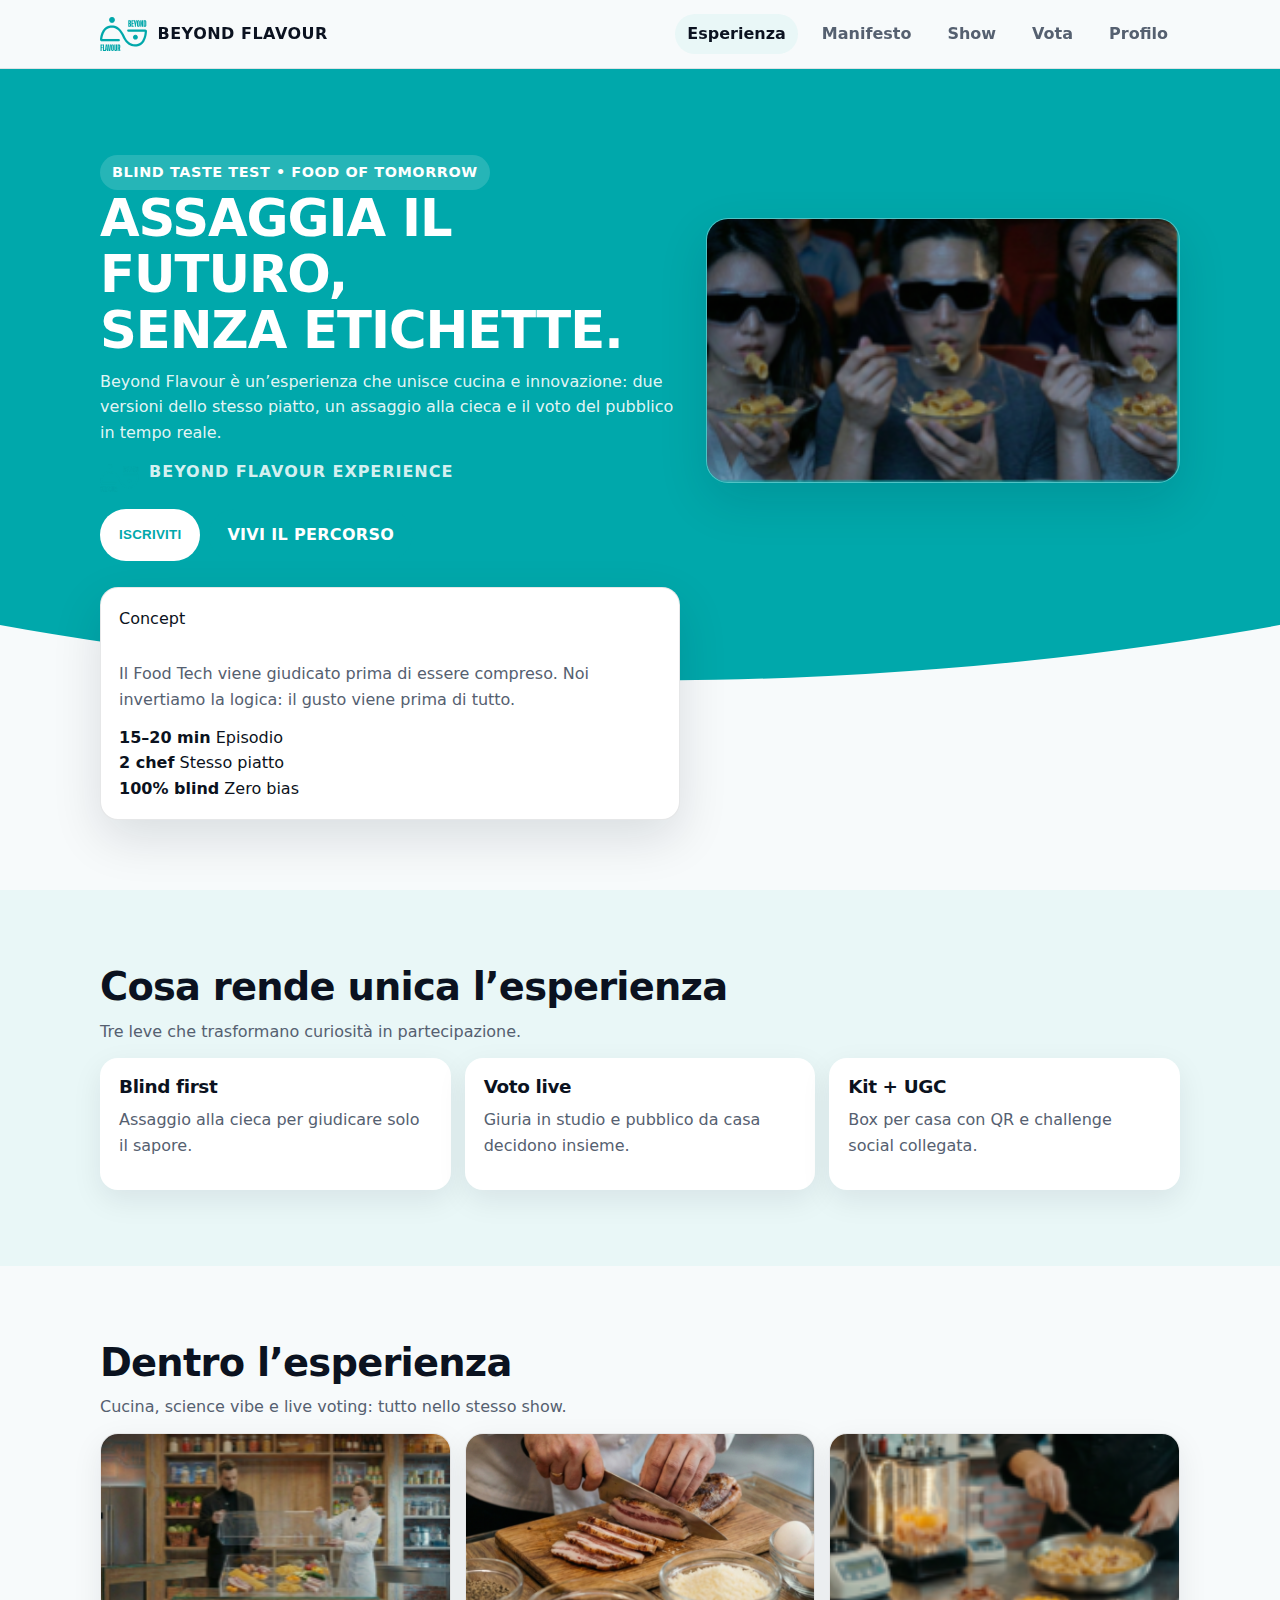
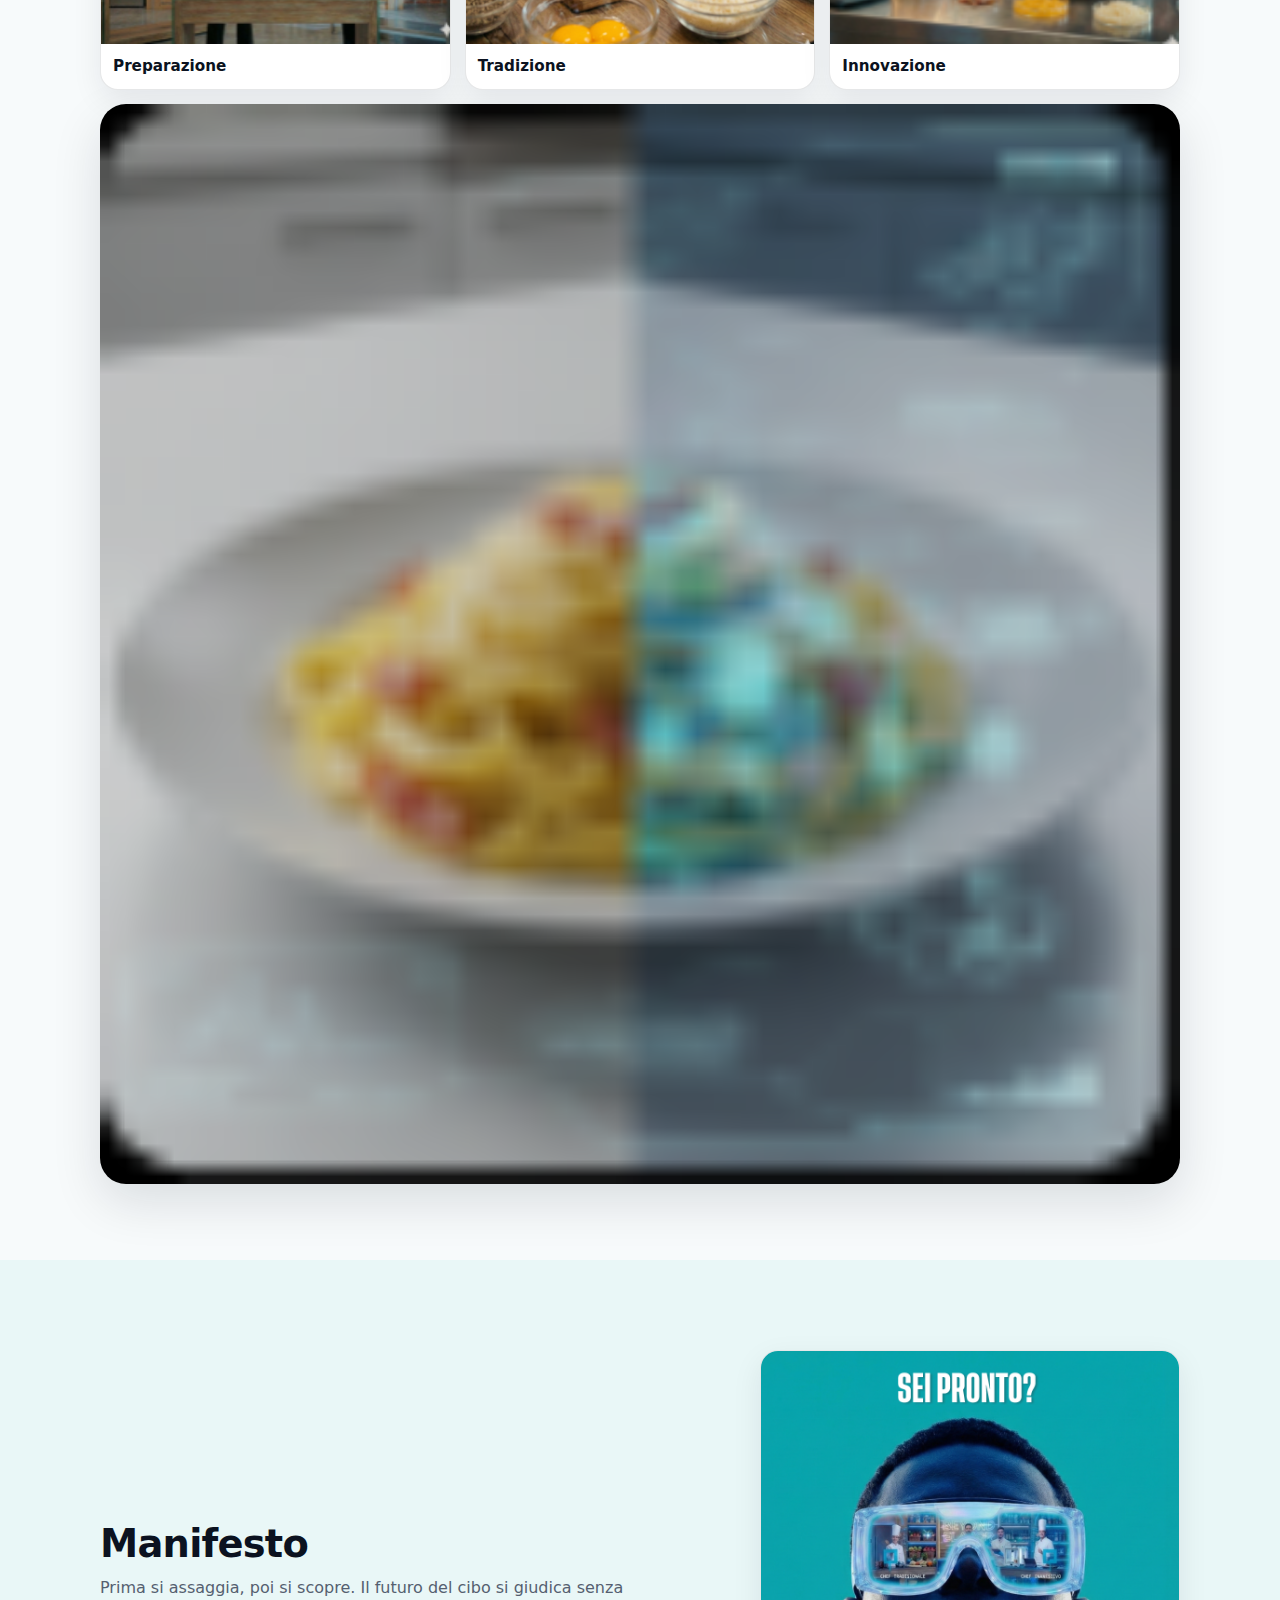
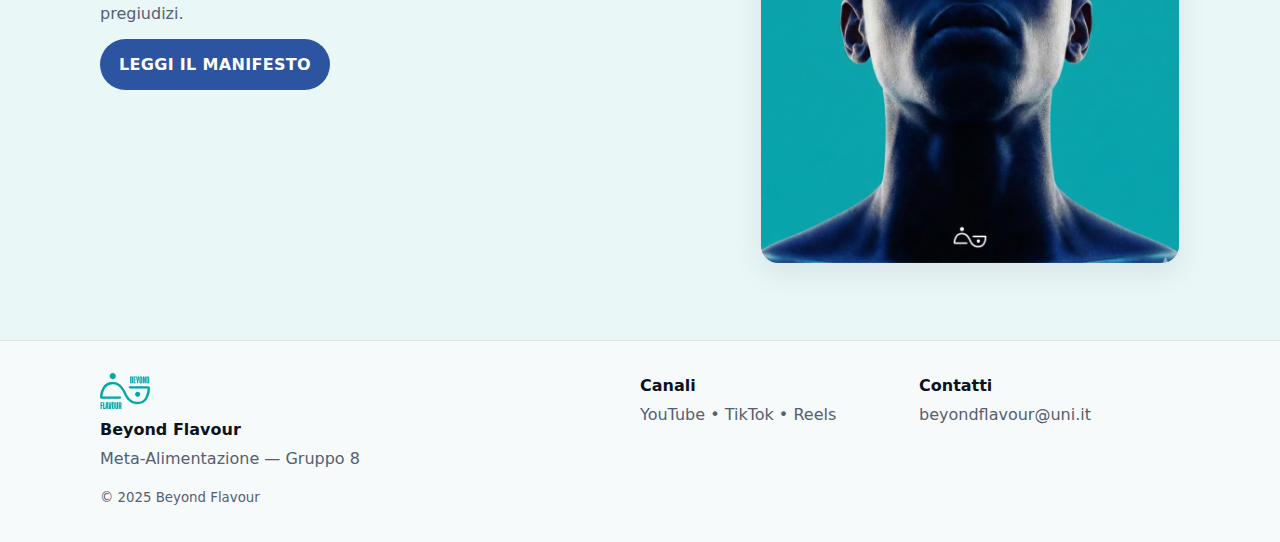
<file: index.html>
<!DOCTYPE html>
<html lang="it">
<head>
  <meta charset="UTF-8"/>
  <meta name="viewport" content="width=device-width, initial-scale=1.0"/>
  <title>Beyond Flavour | Esperienza</title>
  <link rel="stylesheet" href="css/style.css"/>
</head>
<body>

<!-- NAV -->
<header class="nav">
  <div class="container nav__inner">
    <a class="logo" href="index.html">
      <img src="assets/logo-beyondflavour.svg" alt="Beyond Flavour logo" />
      <span>Beyond Flavour</span>
    </a>    

    <nav class="menu" id="menu">
      <a href="index.html">Esperienza</a>
      <a href="valori.html">Manifesto</a>
      <a href="format.html">Show</a>
      <a href="vote.html">Vota</a>
      <a href="profile.html">Profilo</a>
    </nav>

    <button class="nav__toggle" aria-label="Apri menu" id="toggle" type="button">☰</button>
  </div>
</header>

<!-- HERO -->
<section class="hero">
  <div class="container hero__grid">
    <div class="hero__copy">
      <span class="kicker">Blind Taste Test • Food of Tomorrow</span>
      <h1>Assaggia il futuro,<br/>senza etichette.</h1>
      <p class="lead">
        Beyond Flavour è un’esperienza che unisce cucina e innovazione:
        due versioni dello stesso piatto, un assaggio alla cieca e
        il voto del pubblico in tempo reale.
      </p>

      <div class="brand-sign">
        <img src="assets/logo-beyondflavour.svg" alt="">
        <p>Beyond Flavour Experience</p>
      </div>
      
      <div class="cta">
        <button class="btn btn--light" id="openSignup">Iscriviti</button>
        <a class="btn btn--secondary" href="format.html#journey">Vivi il percorso</a>
      </div>
    </div>
    
    <div class="hero__media">
      <img src="assets/img/tastetest.png" alt="Beyond Flavour – Taste Test">
    </div>
    

    <aside class="card card--float hero__card">
      <span class="tag">Concept</span>
      <h3>Prima si prova, poi si scopre.</h3>
      <p>
        Il Food Tech viene giudicato prima di essere compreso.
        Noi invertiamo la logica: il gusto viene prima di tutto.
      </p>

      <div class="mini-grid">
        <div class="mini">
          <strong>15–20 min</strong>
          <span>Episodio</span>
        </div>
        
        <div class="mini">
          <strong>2 chef</strong>
          <span>Stesso piatto</span>
        </div>
        <div class="mini">
          <strong>100% blind</strong>
          <span>Zero bias</span>
        </div>
      </div>
    </aside>
  </div>
</section>

<!-- HIGHLIGHTS -->
<section class="section section--soft">
  <div class="container">
    <h2>Cosa rende unica l’esperienza</h2>
    <p class="lead">Tre leve che trasformano curiosità in partecipazione.</p>

    <div class="grid-3">
      <article class="card">
        <h3>Blind first</h3>
        <p>Assaggio alla cieca per giudicare solo il sapore.</p>
      </article>
      <article class="card">
        <h3>Voto live</h3>
        <p>Giuria in studio e pubblico da casa decidono insieme.</p>
      </article>
      <article class="card">
        <h3>Kit + UGC</h3>
        <p>Box per casa con QR e challenge social collegata.</p>
      </article>
    </div>
  </div>
</section>

<!-- DENTRO L'ESPERIENZA -->
<section class="section">
  <div class="container">
    <h2>Dentro l’esperienza</h2>
    <p class="lead">Cucina, science vibe e live voting: tutto nello stesso show.</p>

    <div class="gallery-3">
      <figure class="shot">
        <img src="assets/img/food.png" alt="Preparazione in cucina">
        <figcaption>Preparazione</figcaption>
      </figure>

      <figure class="shot">
        <img src="assets/img/carbtrad.png" alt="Chef tradizionale">
        <figcaption>Tradizione</figcaption>
      </figure>

      <figure class="shot">
        <img src="assets/img/carbtech.png" alt="Chef innovativo">
        <figcaption>Innovazione</figcaption>
      </figure>
    </div>

    <div class="key-visual" style="margin-top:14px;">
      <img src="assets/img/foodtech.png" alt="Set show Beyond Flavour">
    </div>
  </div>
</section>

<!-- TEASER MANIFESTO -->
<section class="section section--soft section--brand">
  <div class="container grid-2 teaser">
    <div>
      <h2>Manifesto</h2>
      <p class="lead">
        Prima si assaggia, poi si scopre.
        Il futuro del cibo si giudica senza pregiudizi.
      </p>
      <a class="btn btn--blue" href="valori.html">Leggi il manifesto</a>
    </div>

    <div class="poster">
      <img src="assets/img/menif1.png" alt="Poster Beyond Flavour">
    </div>
  </div>
</section>


<!-- ================= MODAL ISCRIZIONE ================= -->
<div class="modal" id="signupModal" aria-hidden="true">
  <div class="modal__backdrop" id="closeSignup"></div>

<div class="modal__panel card card--float">

    <!-- background teal interno come figma -->
    <div class="modal__shape"></div>
  
    <div class="modal__content">
      <div class="modal__head">
        <h2>Join the show</h2>
        <button class="modal__x" id="closeSignupX" aria-label="Chiudi">✕</button>
      </div>
  
      <p class="lead">Compila il form per entrare nella giuria Beyond Flavour.</p>


    <form class="form form--figma" id="signupForm">

      <h3 class="form__title">Join the show and challenge your senses!</h3>
    
      <!-- Riga 1 -->
      <div class="form__row">
        <label>First Name*
          <input type="text" name="firstName" required placeholder="First Name">
        </label>
        <label>Last Name*
          <input type="text" name="lastName" required placeholder="Last Name">
        </label>
      </div>
    
      <!-- Riga 2 -->
      <div class="form__row">
        <label>Date of birth*
          <input type="date" name="birthDate" required>
        </label>
        <label>Place of birth*
          <input type="text" name="birthPlace" required placeholder="Place of birth">
        </label>
      </div>
    
      <!-- Riga 3 -->
      <div class="form__row">
        <label>Nationality*
          <select name="nationality" required>
            <option value="" disabled selected>Nationality</option>
            <option>Italian</option>
            <option>European</option>
            <option>Other</option>
          </select>
        </label>
      </div>
    
      <!-- Gender -->
      <div class="form__block">
        <span class="form__label">Gender*</span>
        <div class="radio-row">
          <label class="radio-pill">
            <input type="radio" name="gender" value="male" required>
            <span>Male</span>
          </label>
          <label class="radio-pill">
            <input type="radio" name="gender" value="female">
            <span>Female</span>
          </label>
          <label class="radio-pill">
            <input type="radio" name="gender" value="other">
            <span>Other</span>
          </label>
        </div>
      </div>
    
      <!-- Address -->
      <div class="form__row form__row--3">
        <label>Address*
          <input type="text" name="address" required placeholder="Address">
        </label>
        <label>City*
          <input type="text" name="city" required placeholder="City">
        </label>
        <label>CAP*
          <input type="text" name="cap" required placeholder="CAP">
        </label>
      </div>
      
    
      <div class="form__row">
        <label>Province*
          <input type="text" name="province" required placeholder="Province">
        </label>
        <label>Country*
          <select name="country" required>
            <option value="" disabled selected>Country</option>
            <option>Italy</option>
            <option>Europe</option>
            <option>Other</option>
          </select>
        </label>
      </div>
    
      <!-- Diet -->
      <div class="form__block">
        <span class="form__label">Diet*</span>
        <div class="radio-row">
          <label class="radio-pill">
            <input type="radio" name="diet" value="omnivorous" required>
            <span>Omnivorous</span>
          </label>
          <label class="radio-pill">
            <input type="radio" name="diet" value="vegetarian">
            <span>Vegetarian</span>
          </label>
          <label class="radio-pill">
            <input type="radio" name="diet" value="vegan">
            <span>Vegan</span>
          </label>
          <label class="radio-pill">
            <input type="radio" name="diet" value="other">
            <span>Other</span>
          </label>
        </div>
      </div>
    
      <!-- Allergies -->
      <label class="form__block">Allergies?
        <input type="text" name="allergies" placeholder="Allergies">
      </label>
    
      <!-- Phone + Email -->
      <div class="form__row">
        <label>Phone Number*
          <input type="tel" name="phone" required placeholder="Phone Number">
        </label>
        <label>Email Address*
          <input type="email" name="email" required placeholder="Email Address">
        </label>
      </div>
    
      <!-- Consensi -->
      <label class="checkbox checkbox--figma">
        <input type="checkbox" required>
        <span>
          L’assaggio di cibi nello show è a esclusivo rischio e pericolo degli spettatori.
          La produzione e il personale declinano ogni responsabilità per allergie, malattie o problemi di salute derivanti dall’ingestione degli alimenti.
          Si prega di considerare attentamente le proprie allergie e condizioni di salute prima di assaggiare.
        </span>
      </label>
    
      <label class="checkbox checkbox--figma">
        <input type="checkbox" required>
        <span>
          Ho letto l’informativa sulla privacy e acconsento al trattamento dei miei dati personali.
        </span>
      </label>
    
      <button class="btn btn--primary form__submit" type="submit">
        APPLY
      </button>

  </form>
</div>  
</div>    
</div>    

<!-- FOOTER -->
<footer class="footer">
<div class="container footer__grid">

  <div class="footer__brand">
    <img class="footer-logo" src="assets/logo-beyondflavour.svg" alt="Beyond Flavour">
    <strong>Beyond Flavour</strong>
    <p>Meta-Alimentazione — Gruppo 8</p>
  </div>

  <div>
    <strong>Canali</strong>
    <p>YouTube • TikTok • Reels</p>
  </div>

  <div>
    <strong>Contatti</strong>
    <p>beyondflavour@uni.it</p>
  </div>

</div>

<div class="container footer__bottom">
  <small>© 2025 Beyond Flavour</small>
</div>
</footer>

<script src="js/main.js"></script>
</body>
</html>
</file>
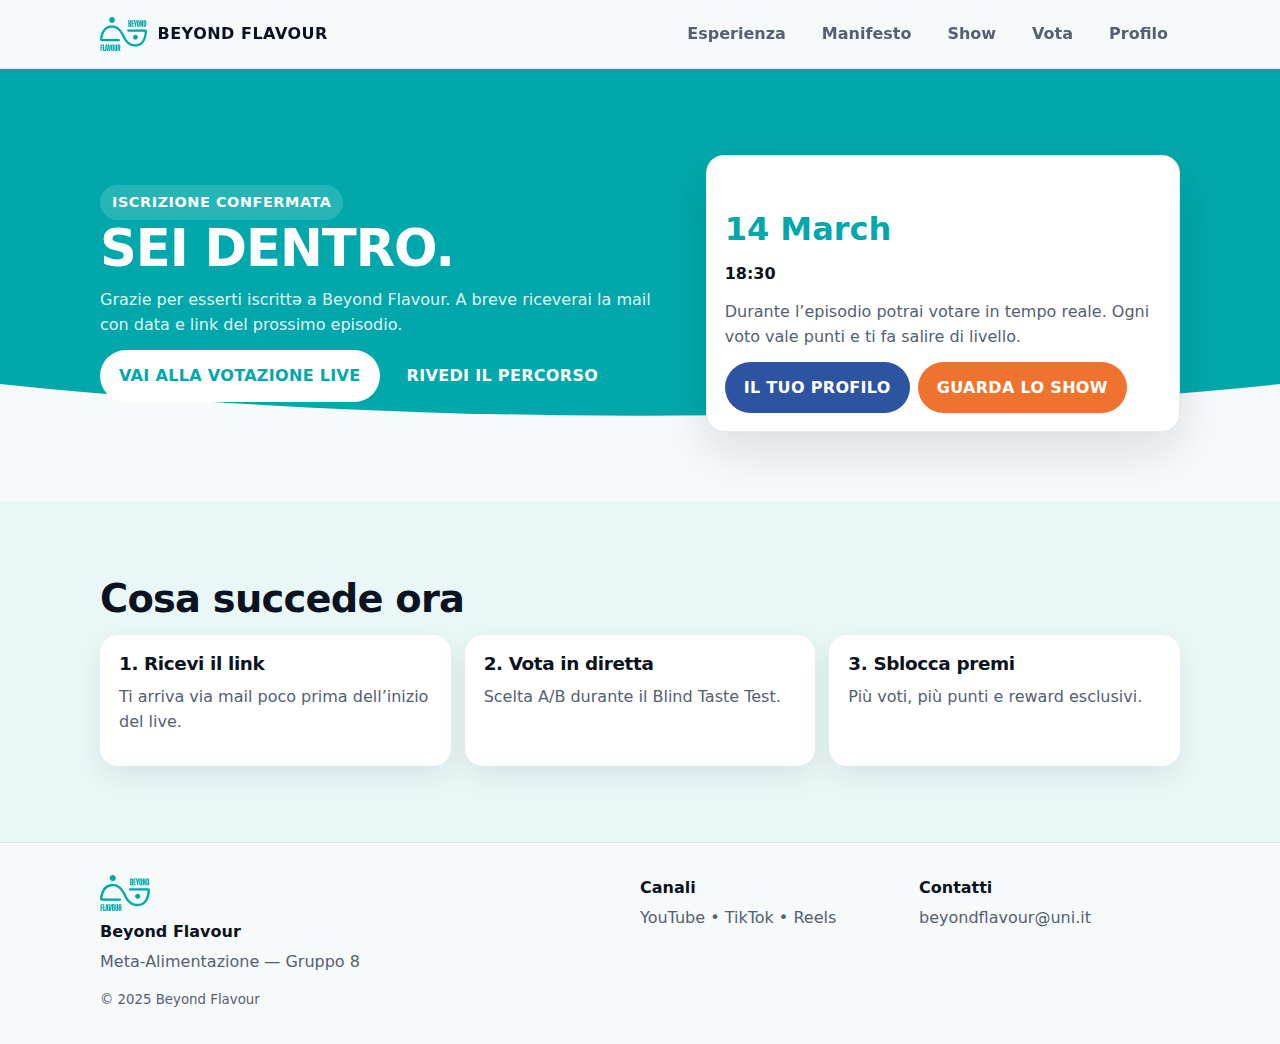
<file: confirm.html>
<!DOCTYPE html>
<html lang="it">
<head>
  <meta charset="UTF-8"/>
  <meta name="viewport" content="width=device-width, initial-scale=1.0"/>
  <title>Beyond Flavour | Conferma Iscrizione</title>
  <link rel="stylesheet" href="css/style.css"/>
</head>
<body>

<!-- NAV -->
<header class="nav">
  <div class="container nav__inner">
    <a class="logo" href="index.html">
        <img src="assets/logo-beyondflavour.svg" alt="Beyond Flavour logo" />
        <span>Beyond Flavour</span>
      </a>
      

    <nav class="menu" id="menu">
      <a href="index.html">Esperienza</a>
      <a href="valori.html">Manifesto</a>
      <a href="format.html">Show</a>
      <a href="vote.html">Vota</a>
      <a href="profile.html">Profilo</a>
    </nav>

    <button class="nav__toggle" aria-label="Apri menu" id="toggle">☰</button>
  </div>
</header>

<!-- HERO stile mail -->
<section class="hero">
  <div class="container hero__grid">

    <div>
      <span class="kicker">Iscrizione Confermata</span>
      <h1>Sei dentro.</h1>
      <p class="lead">
        Grazie per esserti iscrittə a Beyond Flavour.
        A breve riceverai la mail con data e link del prossimo episodio.
      </p>

      <div class="cta">
        <a class="btn btn--light" href="vote.html">Vai alla votazione live</a>
        <a class="btn btn--secondary" href="format.html#journey">Rivedi il percorso</a>
      </div>
    </div>

    <!-- Card flottante come nella mail -->
    <aside class="card card--float">
      <h3>Prossima puntata</h3>
      <p id="nextEpisodeDate" style="font-weight:900; font-size:2rem; color:var(--teal); margin:6px 0;">
        14 March
      </p>
      <p id="nextEpisodeTime" style="font-weight:800; color:var(--text);">18:30</p>

      <p>
        Durante l’episodio potrai votare in tempo reale.
        Ogni voto vale punti e ti fa salire di livello.
      </p>

      <div class="cta">
        <a class="btn btn--blue" href="profile.html">Il tuo profilo</a>
        <a class="btn btn--accent" href="format.html">Guarda lo show</a>
      </div>
    </aside>

  </div>
</section>

<!-- Steps sintetici -->
<section class="section section--soft">
  <div class="container">
    <h2>Cosa succede ora</h2>

    <div class="grid-3">
      <article class="card">
        <h3>1. Ricevi il link</h3>
        <p>Ti arriva via mail poco prima dell’inizio del live.</p>
      </article>

      <article class="card">
        <h3>2. Vota in diretta</h3>
        <p>Scelta A/B durante il Blind Taste Test.</p>
      </article>

      <article class="card">
        <h3>3. Sblocca premi</h3>
        <p>Più voti, più punti e reward esclusivi.</p>
      </article>
    </div>
  </div>
</section>

<!-- FOOTER -->
<footer class="footer">
    <div class="container footer__grid">
  
      <div class="footer__brand">
        <img class="footer-logo" src="assets/logo-beyondflavour.svg" alt="Beyond Flavour">
        <strong>Beyond Flavour</strong>
        <p>Meta-Alimentazione — Gruppo 8</p>
      </div>
  
      <div>
        <strong>Canali</strong>
        <p>YouTube • TikTok • Reels</p>
      </div>
  
      <div>
        <strong>Contatti</strong>
        <p>beyondflavour@uni.it</p>
      </div>
  
    </div>
  
    <div class="container footer__bottom">
      <small>© 2025 Beyond Flavour</small>
    </div>
  </footer>
  

<script src="js/main.js"></script>
</body>
</html>
</file>
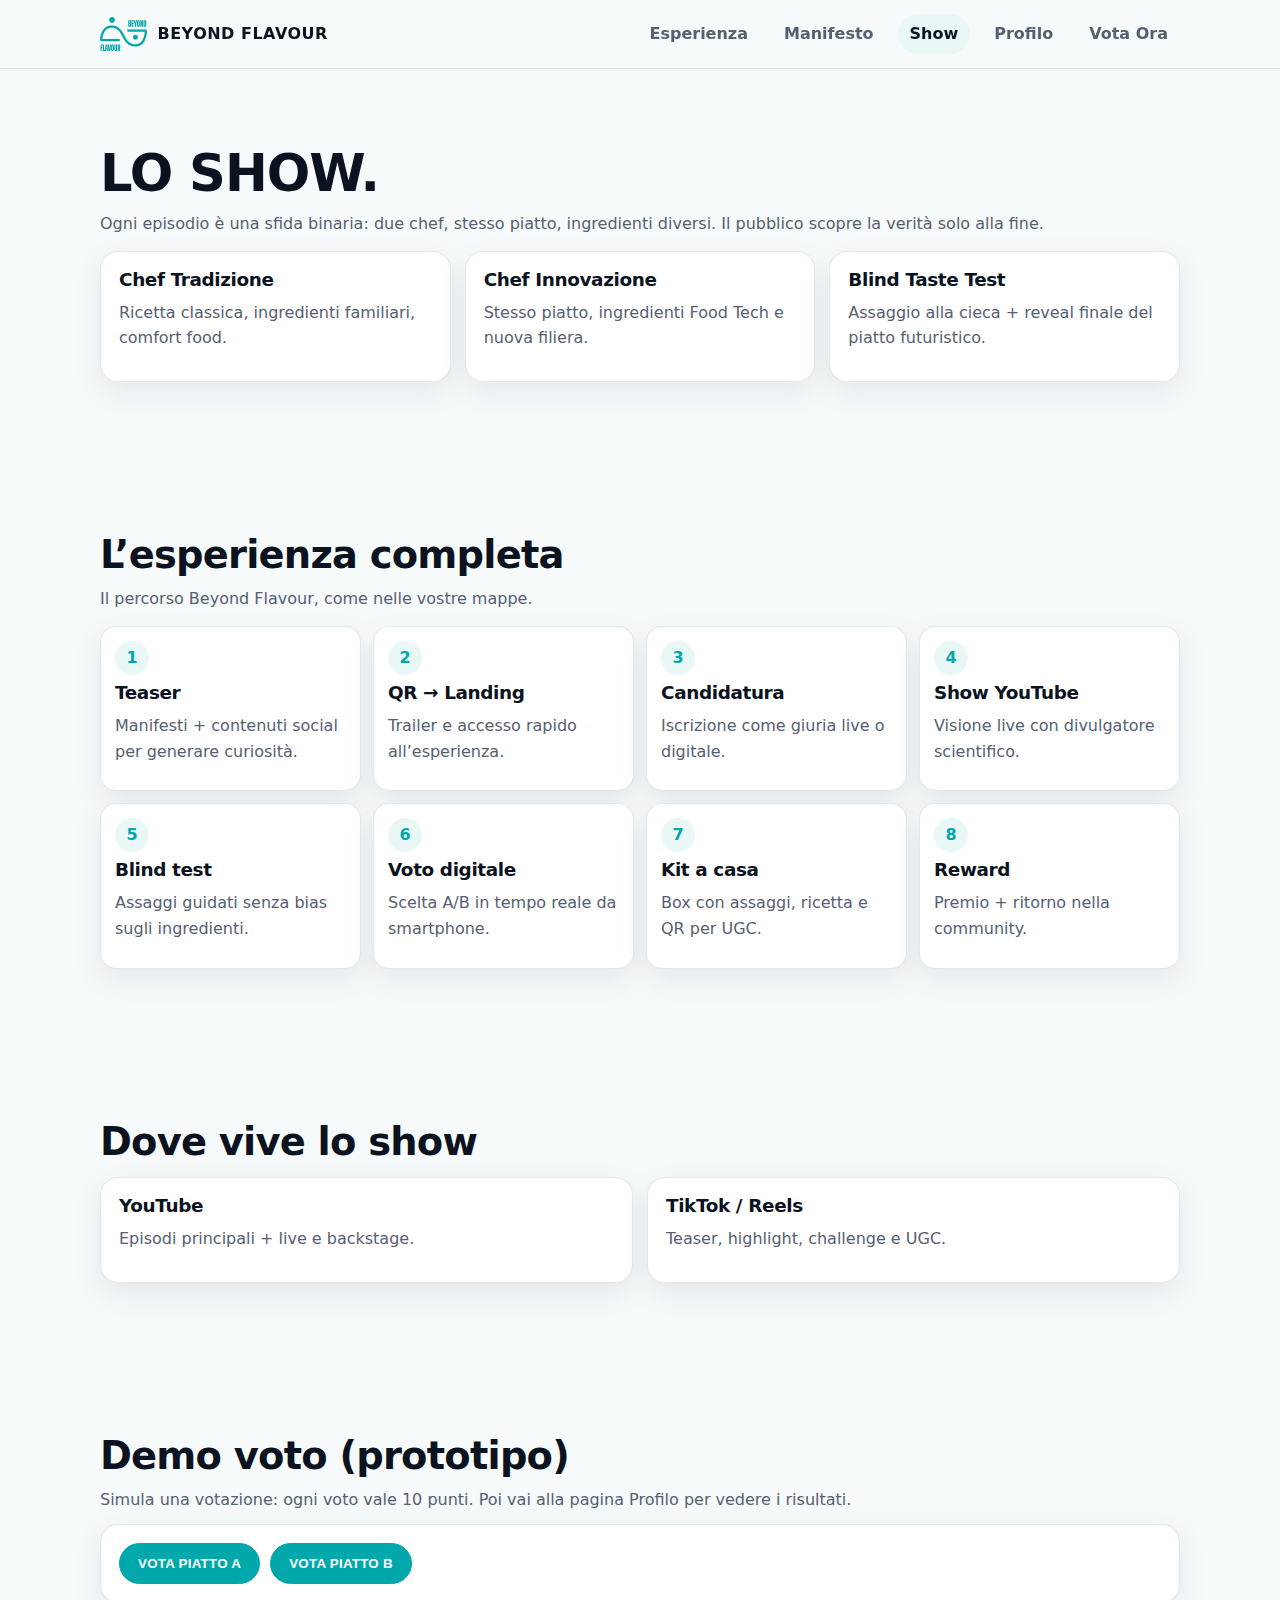
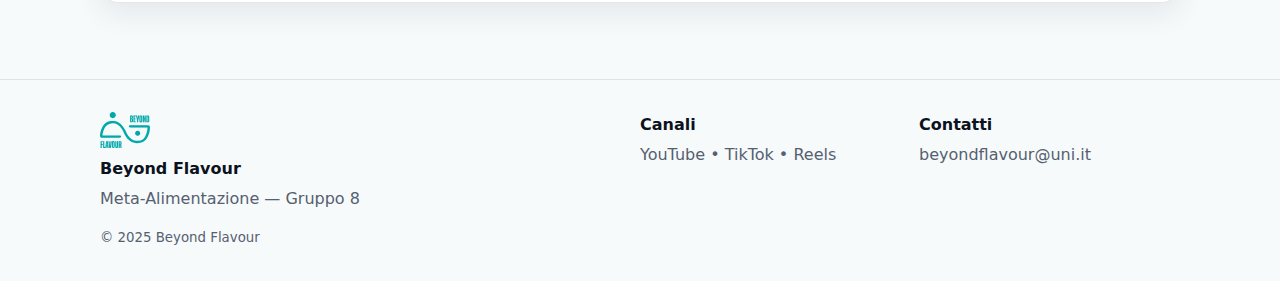
<file: format.html>
<!DOCTYPE html>
<html lang="it">
<head>
  <meta charset="UTF-8"/>
  <meta name="viewport" content="width=device-width, initial-scale=1.0"/>
  <title>Beyond Flavour | Show</title>
  <link rel="stylesheet" href="css/style.css"/>
</head>
<body>

<header class="nav">
  <div class="container nav__inner">
    <a class="logo" href="index.html">
      <img src="assets/logo-beyondflavour.svg" alt="Beyond Flavour logo" />
      <span>Beyond Flavour</span>
    </a>
    

    <nav class="menu" id="menu">
      <a href="index.html">Esperienza</a>
      <a href="valori.html">Manifesto</a>
      <a href="format.html">Show</a>
      <a href="profile.html">Profilo</a>
      <a href="vote.html">Vota Ora</a>
    </nav>

    <button class="nav__toggle" aria-label="Apri menu" id="toggle">☰</button>
  </div>
</header>

<section class="section">
  <div class="container">
    <h1>Lo show.</h1>
    <p class="lead">
      Ogni episodio è una sfida binaria: due chef, stesso piatto,
      ingredienti diversi. Il pubblico scopre la verità solo alla fine.
    </p>

    <div class="grid-3">
      <article class="card">
        <h3>Chef Tradizione</h3>
        <p>Ricetta classica, ingredienti familiari, comfort food.</p>
      </article>
      <article class="card">
        <h3>Chef Innovazione</h3>
        <p>Stesso piatto, ingredienti Food Tech e nuova filiera.</p>
      </article>
      <article class="card">
        <h3>Blind Taste Test</h3>
        <p>Assaggio alla cieca + reveal finale del piatto futuristico.</p>
      </article>
    </div>
  </div>
</section>

<section id="journey" class="section section--alt">
  <div class="container">
    <h2>L’esperienza completa</h2>
    <p class="lead">Il percorso Beyond Flavour, come nelle vostre mappe.</p>

    <div class="steps">
      <div class="step">
        <div class="step__n">1</div>
        <h3>Teaser</h3>
        <p>Manifesti + contenuti social per generare curiosità.</p>
      </div>
      <div class="step">
        <div class="step__n">2</div>
        <h3>QR → Landing</h3>
        <p>Trailer e accesso rapido all’esperienza.</p>
      </div>
      <div class="step">
        <div class="step__n">3</div>
        <h3>Candidatura</h3>
        <p>Iscrizione come giuria live o digitale.</p>
      </div>
      <div class="step">
        <div class="step__n">4</div>
        <h3>Show YouTube</h3>
        <p>Visione live con divulgatore scientifico.</p>
      </div>
      <div class="step">
        <div class="step__n">5</div>
        <h3>Blind test</h3>
        <p>Assaggi guidati senza bias sugli ingredienti.</p>
      </div>
      <div class="step">
        <div class="step__n">6</div>
        <h3>Voto digitale</h3>
        <p>Scelta A/B in tempo reale da smartphone.</p>
      </div>
      <div class="step">
        <div class="step__n">7</div>
        <h3>Kit a casa</h3>
        <p>Box con assaggi, ricetta e QR per UGC.</p>
      </div>
      <div class="step">
        <div class="step__n">8</div>
        <h3>Reward</h3>
        <p>Premio + ritorno nella community.</p>
      </div>
    </div>
  </div>
</section>

<section class="section">
  <div class="container">
    <h2>Dove vive lo show</h2>
    <div class="grid-2">
      <article class="card">
        <h3>YouTube</h3>
        <p>Episodi principali + live e backstage.</p>
      </article>
      <article class="card">
        <h3>TikTok / Reels</h3>
        <p>Teaser, highlight, challenge e UGC.</p>
      </article>
    </div>
  </div>
</section>

<section class="section">
  <div class="container">
    <h2>Demo voto (prototipo)</h2>
    <p class="lead">
      Simula una votazione: ogni voto vale 10 punti.
      Poi vai alla pagina Profilo per vedere i risultati.
    </p>

    <div class="card" style="display:flex; gap:10px; flex-wrap:wrap;">
      <button class="btn btn--primary"
        data-vote
        data-episode="Puntata 1"
        data-choice="Piatto A"
        data-points="10">
        Vota Piatto A
      </button>

      <button class="btn btn--secondary"
        data-vote
        data-episode="Puntata 1"
        data-choice="Piatto B"
        data-points="10">
        Vota Piatto B
      </button>
    </div>
  </div>
</section>


<footer class="footer">
  <div class="container footer__grid">

    <div class="footer__brand">
      <img class="footer-logo" src="assets/logo-beyondflavour.svg" alt="Beyond Flavour">
      <strong>Beyond Flavour</strong>
      <p>Meta-Alimentazione — Gruppo 8</p>
    </div>

    <div>
      <strong>Canali</strong>
      <p>YouTube • TikTok • Reels</p>
    </div>

    <div>
      <strong>Contatti</strong>
      <p>beyondflavour@uni.it</p>
    </div>

  </div>

  <div class="container footer__bottom">
    <small>© 2025 Beyond Flavour</small>
  </div>
</footer>


<script src="js/main.js"></script>
</body>
</html>
</file>
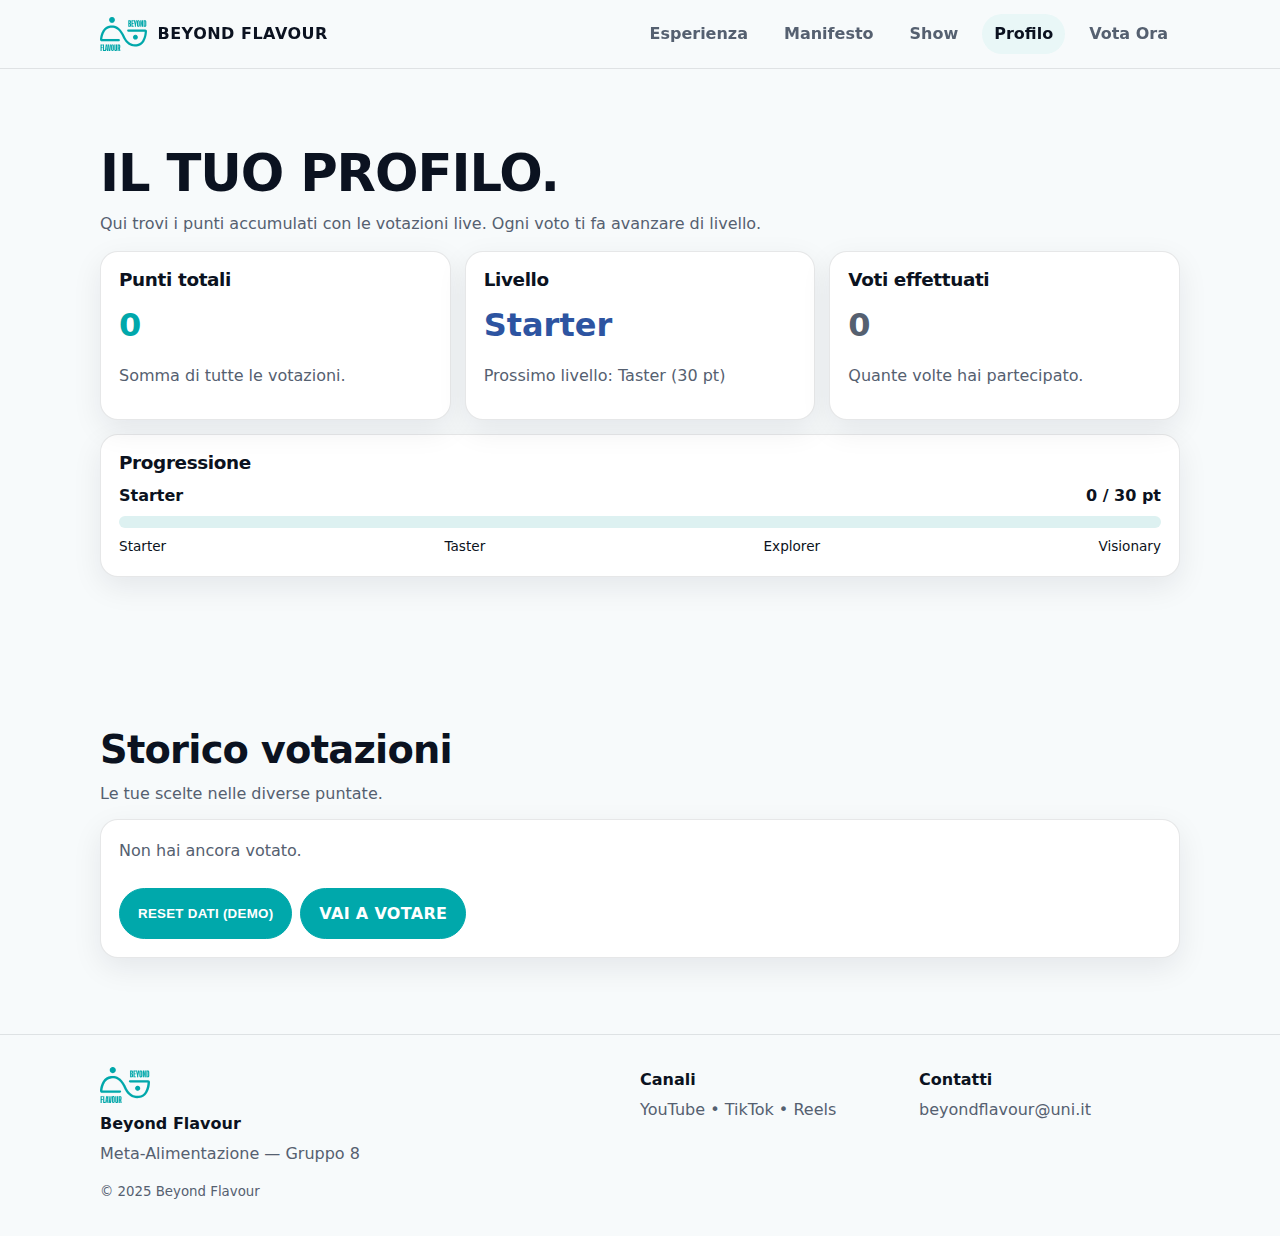
<file: profile.html>
<!DOCTYPE html>
<html lang="it">
<head>
  <meta charset="UTF-8"/>
  <meta name="viewport" content="width=device-width, initial-scale=1.0"/>
  <title>Beyond Flavour | Profilo</title>
  <link rel="stylesheet" href="css/style.css"/>
</head>
<body>

<header class="nav">
  <div class="container nav__inner">
    <a class="logo" href="index.html">
      <img src="assets/logo-beyondflavour.svg" alt="Beyond Flavour logo" />
      <span>Beyond Flavour</span>
    </a>
    

    <nav class="menu" id="menu">
      <a href="index.html">Esperienza</a>
      <a href="valori.html">Manifesto</a>
      <a href="format.html">Show</a>
      <a href="profile.html">Profilo</a>
      <a href="vote.html">Vota Ora</a>
    </nav>

    <button class="nav__toggle" aria-label="Apri menu" id="toggle">☰</button>
  </div>
</header>

<section class="section">
  <div class="container">
    <h1>Il tuo profilo.</h1>
    <p class="lead">
      Qui trovi i punti accumulati con le votazioni live.
      Ogni voto ti fa avanzare di livello.
    </p>

    <div class="grid-3">
      <div class="card">
        <h3>Punti totali</h3>
        <p class="lead" id="totalPoints" style="font-weight:900;font-size:2rem;color:var(--teal);">0</p>
        <p>Somma di tutte le votazioni.</p>
      </div>

      <div class="card">
        <h3>Livello</h3>
        <p class="lead" id="userLevel" style="font-weight:900;font-size:2rem;color:var(--blue);">Starter</p>
        <p id="nextLevelText">Prossimo livello: —</p>
      </div>

      <div class="card">
        <h3>Voti effettuati</h3>
        <p class="lead" id="votesCount" style="font-weight:900;font-size:2rem;">0</p>
        <p>Quante volte hai partecipato.</p>
      </div>
    </div>

    <!-- Progress bar -->
    <div class="card" style="margin-top:14px;">
      <h3>Progressione</h3>
      <div class="progress-wrap">
        <div class="progress-meta">
          <span id="progressLabel">Starter</span>
          <span id="progressValue">0 / 30 pt</span>
        </div>
        <div class="progress-track">
          <div class="progress-fill" id="progressFill"></div>
        </div>
        <div class="progress-steps">
          <span>Starter</span>
          <span>Taster</span>
          <span>Explorer</span>
          <span>Visionary</span>
        </div>
      </div>
    </div>

  </div>
</section>

<section class="section section--alt">
  <div class="container">
    <h2>Storico votazioni</h2>
    <p class="lead">Le tue scelte nelle diverse puntate.</p>

    <div class="card">
      <div id="votesList" style="display:grid; gap:10px;"></div>

      <div style="margin-top:12px; display:flex; gap:8px; flex-wrap:wrap;">
        <button class="btn btn--secondary" id="resetBtn">Reset dati (demo)</button>
        <a class="btn btn--primary" href="vote.html">Vai a votare</a>
      </div>
    </div>
  </div>
</section>

<footer class="footer">
  <div class="container footer__grid">

    <div class="footer__brand">
      <img class="footer-logo" src="assets/logo-beyondflavour.svg" alt="Beyond Flavour">
      <strong>Beyond Flavour</strong>
      <p>Meta-Alimentazione — Gruppo 8</p>
    </div>

    <div>
      <strong>Canali</strong>
      <p>YouTube • TikTok • Reels</p>
    </div>

    <div>
      <strong>Contatti</strong>
      <p>beyondflavour@uni.it</p>
    </div>

  </div>

  <div class="container footer__bottom">
    <small>© 2025 Beyond Flavour</small>
  </div>
</footer>


<script src="js/main.js"></script>
</body>
</html>
</file>
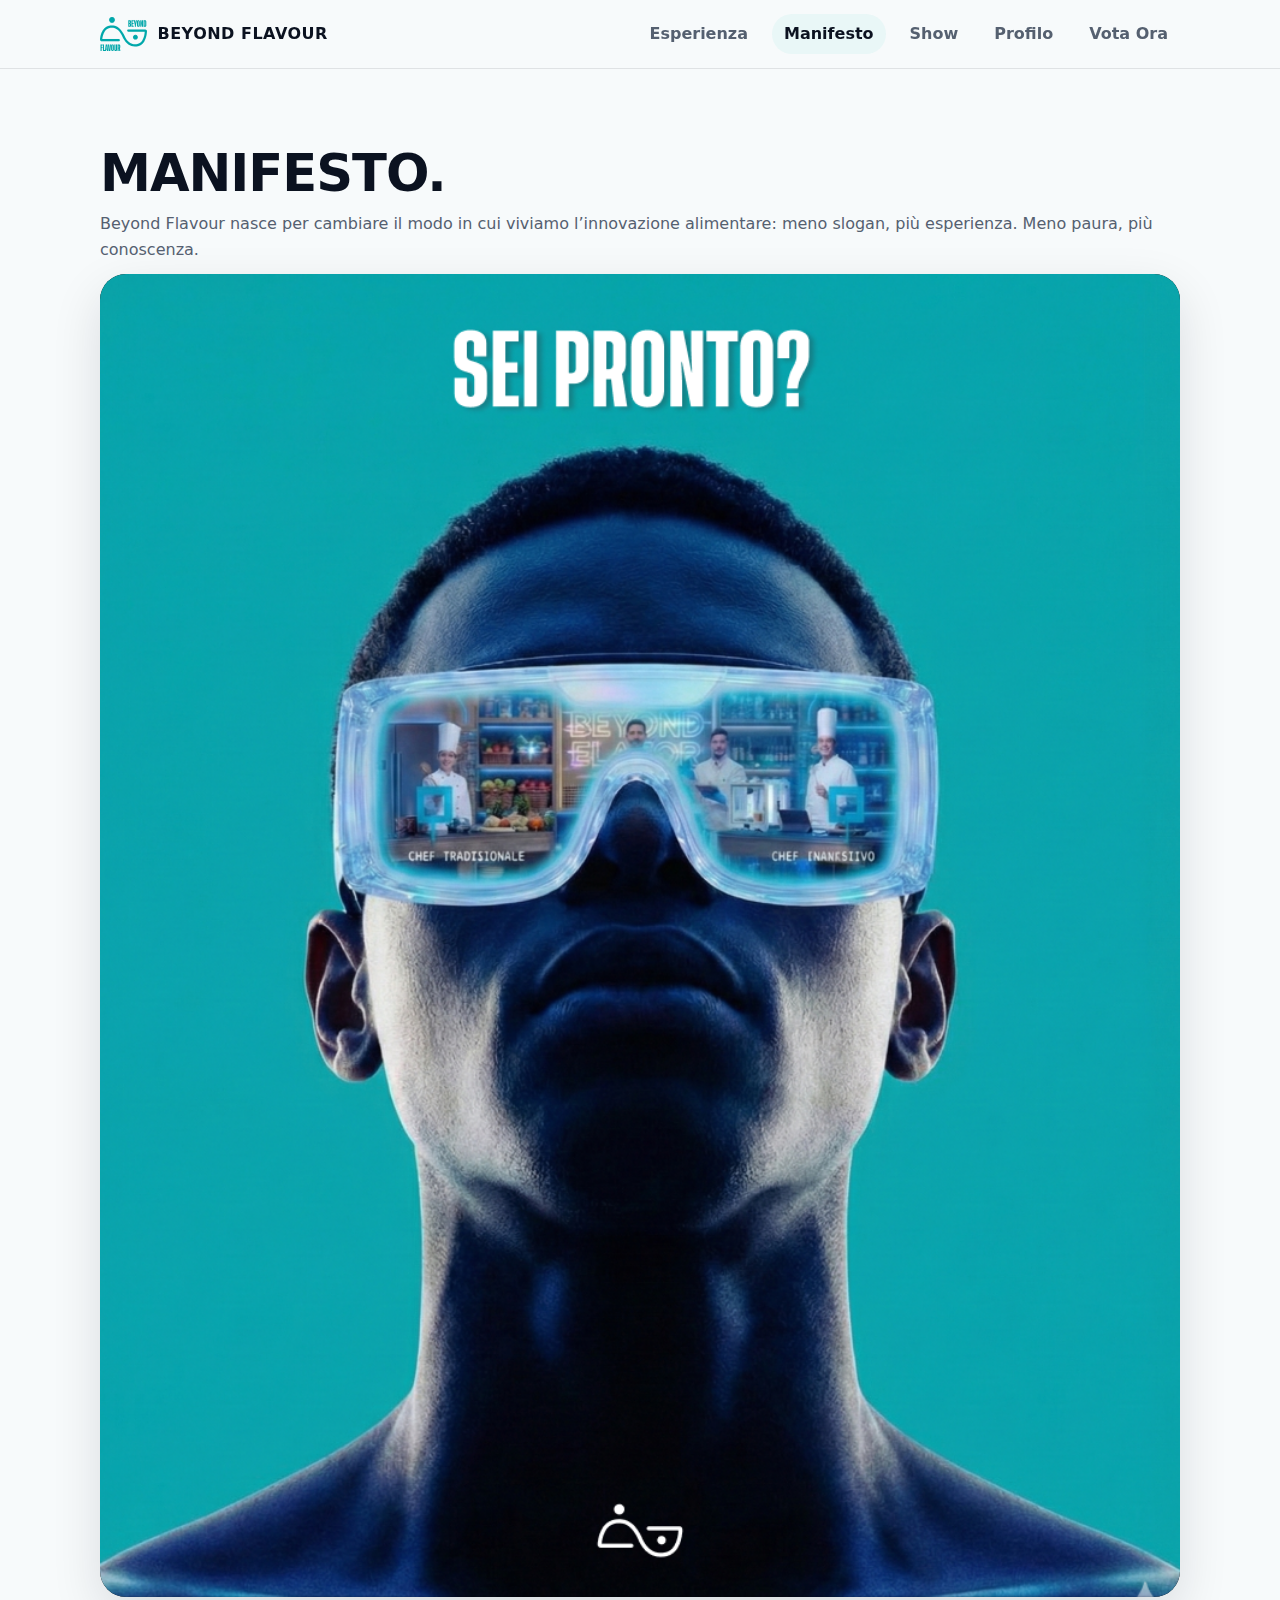
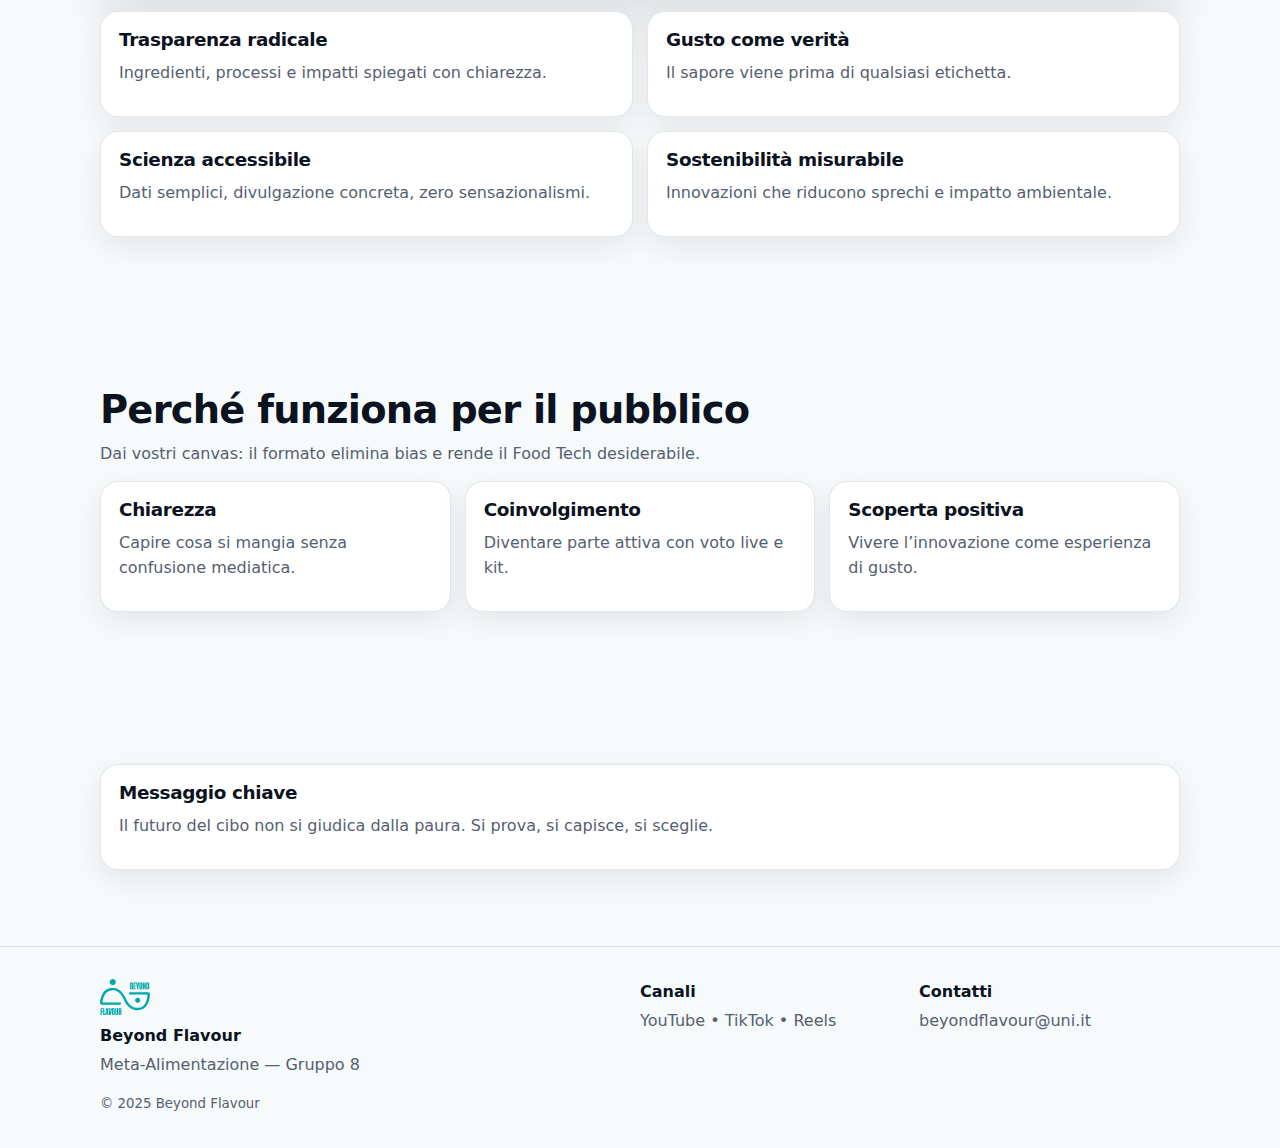
<file: valori.html>
<!DOCTYPE html>
<html lang="it">
<head>
  <meta charset="UTF-8"/>
  <meta name="viewport" content="width=device-width, initial-scale=1.0"/>
  <title>Beyond Flavour | Manifesto</title>
  <link rel="stylesheet" href="css/style.css"/>
</head>
<body>

<header class="nav">
  <div class="container nav__inner">
    <a class="logo" href="index.html">
      <img src="assets/logo-beyondflavour.svg" alt="Beyond Flavour logo" />
      <span>Beyond Flavour</span>
    </a>
    

    <nav class="menu" id="menu">
      <a href="index.html">Esperienza</a>
      <a href="valori.html">Manifesto</a>
      <a href="format.html">Show</a>
      <a href="profile.html">Profilo</a>
      <a href="vote.html">Vota Ora</a>
    </nav>

    <button class="nav__toggle" aria-label="Apri menu" id="toggle">☰</button>
  </div>
</header>

<section class="section">
  <div class="container">
    <h1>Manifesto.</h1>
    <p class="lead">
      Beyond Flavour nasce per cambiare il modo in cui viviamo l’innovazione alimentare:
      meno slogan, più esperienza. Meno paura, più conoscenza.
    </p>

  <div class="key-visual manifesto-visual">
    <img src="assets/img/menif1.png" alt="Poster Beyond Flavour">
  </div>
    

    <div class="grid-2">
      <article class="card">
        <h3>Trasparenza radicale</h3>
        <p>Ingredienti, processi e impatti spiegati con chiarezza.</p>
      </article>

      <article class="card">
        <h3>Gusto come verità</h3>
        <p>Il sapore viene prima di qualsiasi etichetta.</p>
      </article>

      <article class="card">
        <h3>Scienza accessibile</h3>
        <p>Dati semplici, divulgazione concreta, zero sensazionalismi.</p>
      </article>

      <article class="card">
        <h3>Sostenibilità misurabile</h3>
        <p>Innovazioni che riducono sprechi e impatto ambientale.</p>
      </article>
    </div>
  </div>
</section>

<section class="section section--alt">
  <div class="container">
    <h2>Perché funziona per il pubblico</h2>
    <p class="lead">
      Dai vostri canvas: il formato elimina bias e rende il Food Tech desiderabile.
    </p>

    <div class="grid-3">
      <article class="card">
        <h3>Chiarezza</h3>
        <p>Capire cosa si mangia senza confusione mediatica.</p>
      </article>
      <article class="card">
        <h3>Coinvolgimento</h3>
        <p>Diventare parte attiva con voto live e kit.</p>
      </article>
      <article class="card">
        <h3>Scoperta positiva</h3>
        <p>Vivere l’innovazione come esperienza di gusto.</p>
      </article>
    </div>
  </div>
</section>

<section class="section">
  <div class="container">
    <div class="card manifesto-quote">
      <h3>Messaggio chiave</h3>
      <p class="lead">
        Il futuro del cibo non si giudica dalla paura.
        Si prova, si capisce, si sceglie.
      </p>
    </div>
  </div>
</section>

<footer class="footer">
  <div class="container footer__grid">

    <div class="footer__brand">
      <img class="footer-logo" src="assets/logo-beyondflavour.svg" alt="Beyond Flavour">
      <strong>Beyond Flavour</strong>
      <p>Meta-Alimentazione — Gruppo 8</p>
    </div>

    <div>
      <strong>Canali</strong>
      <p>YouTube • TikTok • Reels</p>
    </div>

    <div>
      <strong>Contatti</strong>
      <p>beyondflavour@uni.it</p>
    </div>

  </div>

  <div class="container footer__bottom">
    <small>© 2025 Beyond Flavour</small>
  </div>
</footer>


<script src="js/main.js"></script>
</body>
</html>
</file>
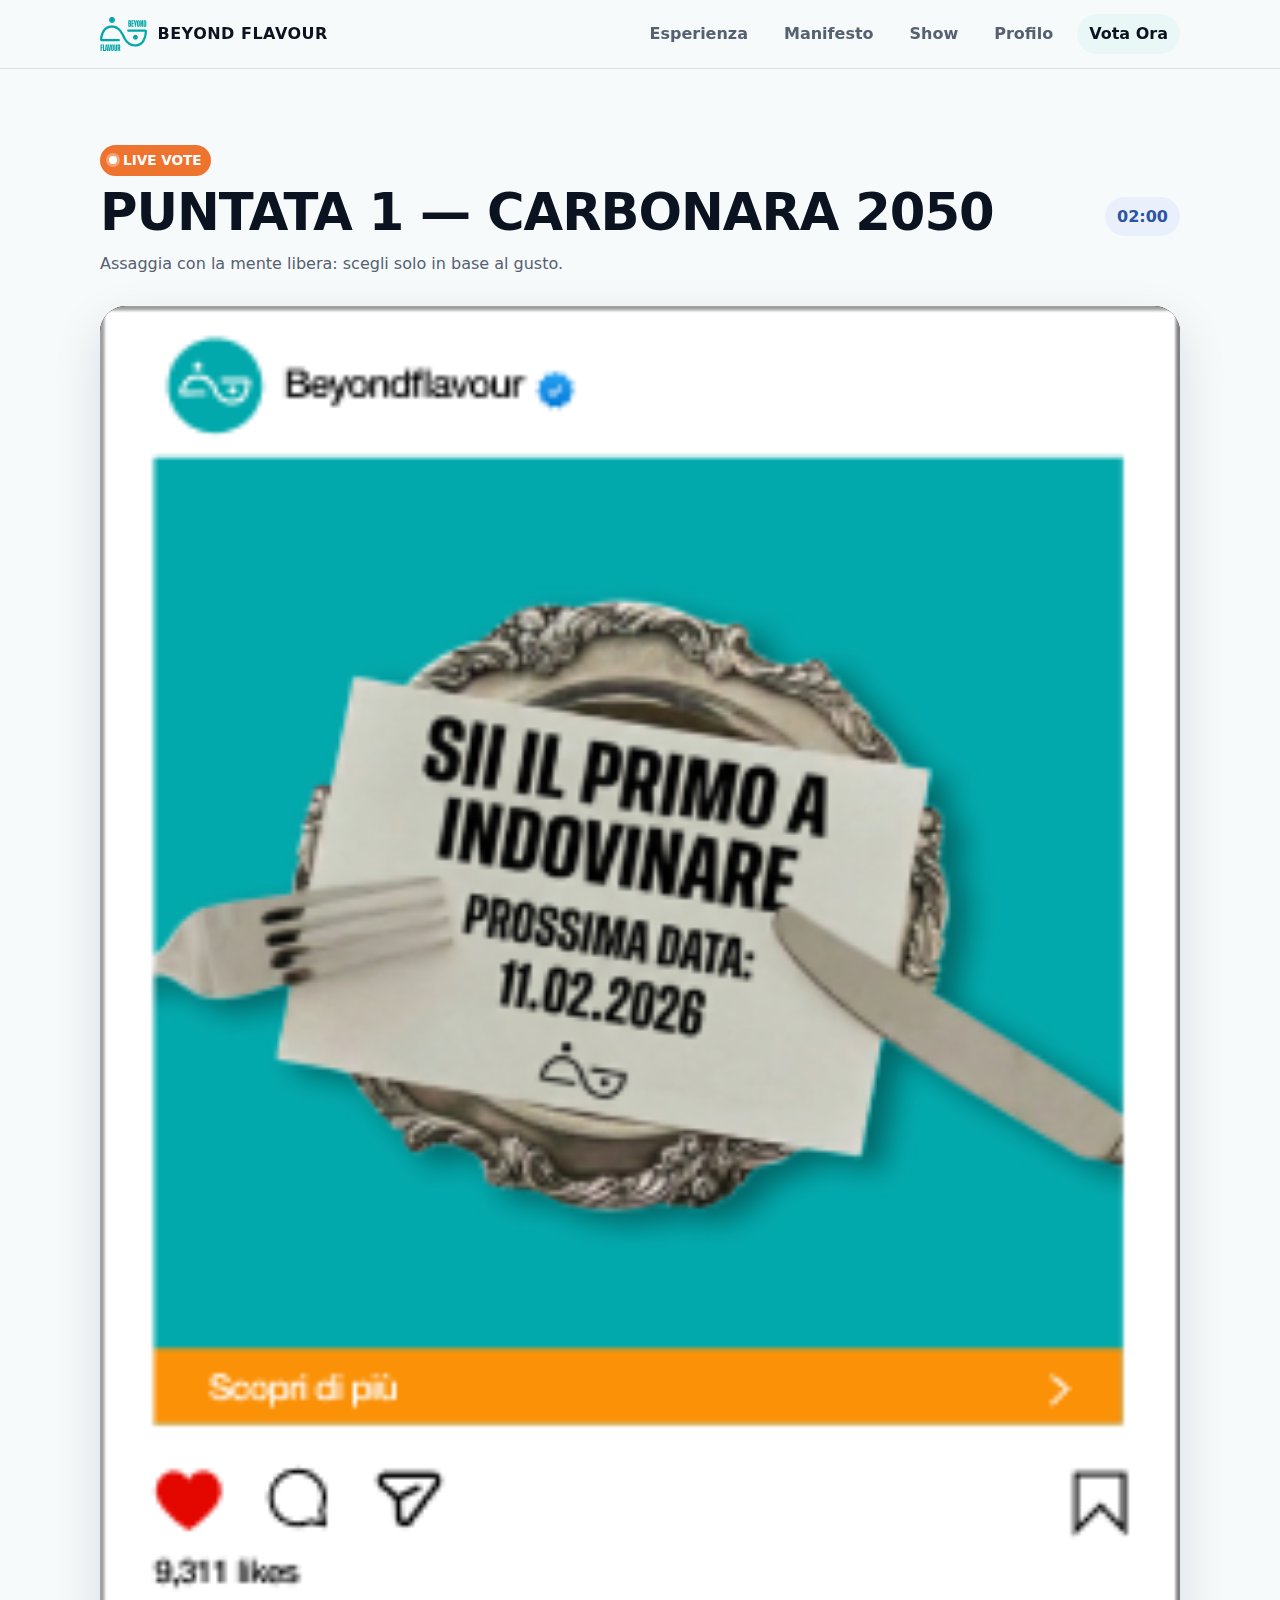
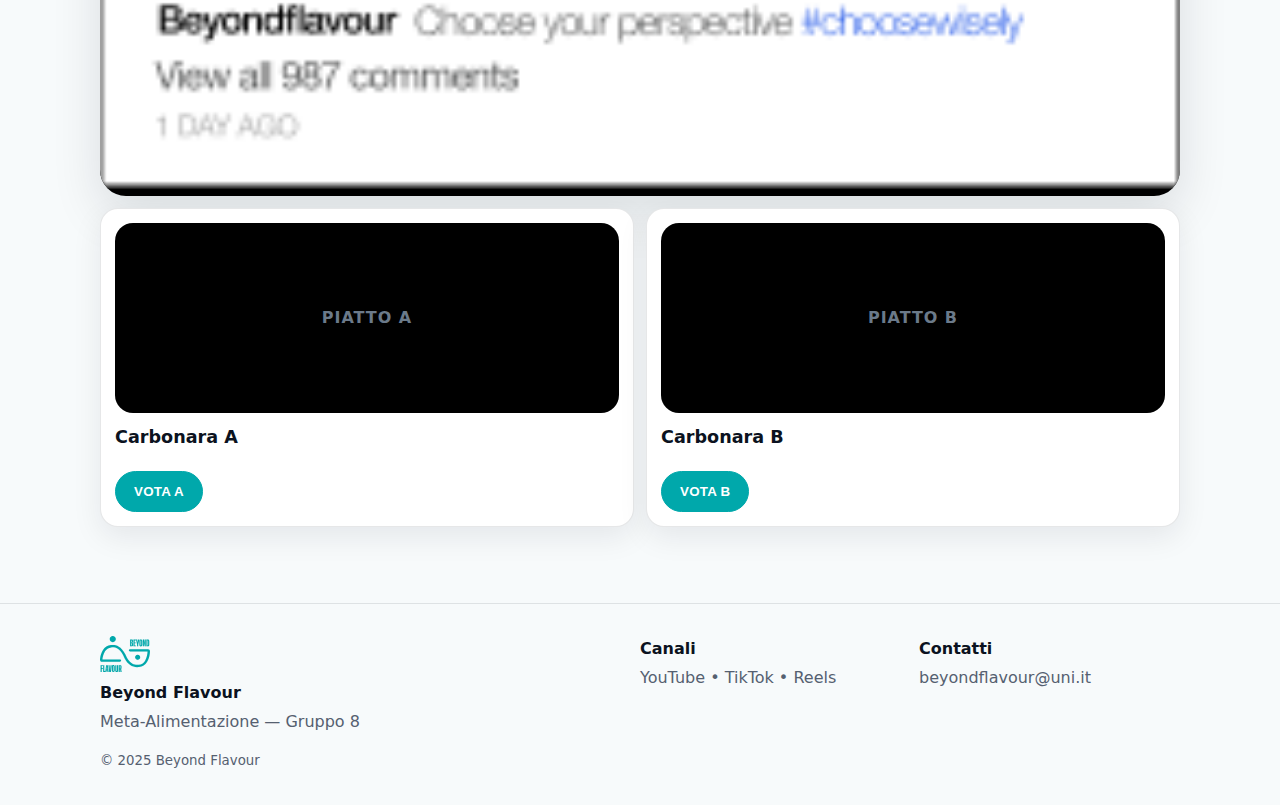
<file: vote.html>
<!DOCTYPE html>
<html lang="it">
<head>
  <meta charset="UTF-8"/>
  <meta name="viewport" content="width=device-width, initial-scale=1.0"/>
  <title>Beyond Flavour | Vota Live</title>
  <link rel="stylesheet" href="css/style.css"/>
</head>
<body>

<header class="nav">
  <div class="container nav__inner">
    <a class="logo" href="index.html">
      <img src="assets/logo-beyondflavour.svg" alt="Beyond Flavour logo" />
      <span>Beyond Flavour</span>
    </a>
    

    <nav class="menu" id="menu">
      <a href="index.html">Esperienza</a>
      <a href="valori.html">Manifesto</a>
      <a href="format.html">Show</a>
      <a href="profile.html">Profilo</a>
      <a href="vote.html">Vota Ora</a>
    </nav>

    <button class="nav__toggle" aria-label="Apri menu" id="toggle">☰</button>
  </div>
</header>

<section class="section">
  <div class="container">
    <div class="vote-header">
      <div>
        <span class="live-pill"><span class="live-dot"></span>LIVE VOTE</span>
        <h1 style="margin-top:8px;">Puntata 1 — Carbonara 2050</h1>
        <p class="lead">Assaggia con la mente libera: scegli solo in base al gusto.</p>
      </div>
      <div class="timer" id="timer">02:00</div>
    </div>

    <div class="key-visual" style="margin-top:18px;">
      <img src="assets/img/vote.png" alt="Votazione live Beyond Flavour">
    </div>
    
    <div class="vote-grid">
      <!-- PIATTO A -->
      <article class="vote-card">
        <div class="vote-card__img">PIATTO A</div>
        <div class="vote-card__label">Carbonara A</div>
        <div class="vote-info">
        </div>
        <div class="vote-actions">
          <button class="btn btn--primary"
            data-vote
            data-episode="Puntata 1 — Carbonara 2050"
            data-choice="Piatto A"
            data-points="10">
            Vota A
          </button>
        </div>
      </article>

      <!-- PIATTO B -->
      <article class="vote-card">
        <div class="vote-card__img">PIATTO B</div>
        <div class="vote-card__label">Carbonara B</div>
        <div class="vote-info">
        </div>
        <div class="vote-actions">
          <button class="btn btn--secondary"
            data-vote
            data-episode="Puntata 1 — Carbonara 2050"
            data-choice="Piatto B"
            data-points="10">
            Vota B
          </button>
        </div>
      </article>
    </div>

    <!-- CONFERMA -->
    <div class="card vote-confirm" id="voteConfirm">
      <h3>Voto registrato ✓</h3>
      <p class="lead">
        Hai guadagnato <b>+10 punti</b>.  
        Vuoi vedere il tuo punteggio?
      </p>
      <div class="cta">
        <a class="btn btn--primary" href="profile.html">Vai al profilo</a>
        <a class="btn btn--secondary" href="format.html">Torna allo show</a>
      </div>
    </div>

    <p id="alreadyVotedMsg" style="margin-top:12px; font-weight:800; color:var(--blue); display:none;">
      Hai già votato per questa puntata.
    </p>

  </div>
</section>

<footer class="footer">
  <div class="container footer__grid">

    <div class="footer__brand">
      <img class="footer-logo" src="assets/logo-beyondflavour.svg" alt="Beyond Flavour">
      <strong>Beyond Flavour</strong>
      <p>Meta-Alimentazione — Gruppo 8</p>
    </div>

    <div>
      <strong>Canali</strong>
      <p>YouTube • TikTok • Reels</p>
    </div>

    <div>
      <strong>Contatti</strong>
      <p>beyondflavour@uni.it</p>
    </div>

  </div>

  <div class="container footer__bottom">
    <small>© 2025 Beyond Flavour</small>
  </div>
</footer>


<script src="js/main.js"></script>
</body>
</html>
</file>
<file: css/style.css>
:root{
  /* BRAND dalla mail */
  --teal: #00A8AB;
  --blue: #2D54A1;
  --orange: #EE732E;

  /* Neutri */
  --bg: #F7FAFB;
  --white: #FFFFFF;
  --text: #0B1220;
  --muted: #556070;
  --line: rgba(11,18,32,0.10);

  --radius-xl: 26px;
  --radius-lg: 18px;
  --radius-pill: 999px;

  --shadow-soft: 0 10px 30px rgba(11,18,32,0.08);
  --shadow-float: 0 18px 50px rgba(11,18,32,0.12);
}

*{ box-sizing:border-box; }
body{
  margin:0;
  font-family: system-ui, -apple-system, Segoe UI, Roboto, sans-serif;
  background: var(--bg);
  color: var(--text);
  line-height:1.6;
}

.container{ width:min(1080px, 92%); margin:0 auto; }

h1,h2,h3{
  margin:0 0 10px;
  line-height:1.1;
  font-weight:900;
  letter-spacing:-0.02em;
  color:var(--text);
}
h1{ font-size: clamp(2.3rem, 4vw, 3.3rem); text-transform:uppercase; }
h2{ font-size: clamp(1.7rem, 3vw, 2.4rem); }
h3{ font-size:1.15rem; }

p{ margin:0 0 12px; color:var(--muted); }
a{ color:inherit; text-decoration:none; }

/* ================= NAV ================= */
.nav{
  position:sticky; top:0; z-index:50;
  background:rgba(247,250,251,0.95);
  backdrop-filter: blur(8px);
  border-bottom:1px solid var(--line);
}
.nav__inner{
  display:flex; align-items:center; justify-content:space-between;
  padding:14px 0;
}
.logo{
  display:flex; align-items:center; gap:10px;
  font-weight:900; letter-spacing:.5px;
  text-transform:uppercase;
}
.logo__dot{
  width:10px;height:10px;border-radius:50%;
  background:var(--teal);
  box-shadow:0 0 0 4px rgba(0,168,171,.12);
}
.menu{ display:flex; gap:12px; font-weight:800; }
.menu a{
  color:var(--muted);
  padding:7px 12px;
  border-radius:var(--radius-pill);
}
.menu a:hover, .menu a.active{
  color:var(--text);
  background:#E9F7F7;
}
.nav__toggle{
  display:none; background:transparent; border:0; font-size:1.7rem;
}

/* ================= HERO / TEAL BLOCK ================= */
.hero{
  position:relative;
  padding:86px 0 70px;
}
.hero::before{
  content:"";
  position:absolute; inset:0;
  background: var(--teal);
  clip-path: ellipse(120% 80% at 50% 0%);
  z-index:-1;
}
.hero__grid{
  display:grid; grid-template-columns:1.1fr .9fr;
  gap:26px; align-items:center;
  color:white;
}
.hero h1, .hero h2, .hero h3{ color:white; }
.hero p{ color:rgba(255,255,255,0.9); }

.kicker{
  display:inline-flex; align-items:center; gap:8px;
  font-weight:900; font-size:.9rem;
  padding:6px 12px; border-radius:var(--radius-pill);
  background:rgba(255,255,255,0.15);
  text-transform:uppercase; letter-spacing:.04em;
}

.cta{ display:flex; gap:8px; margin-top:12px; flex-wrap:wrap; }

/* ================= CARDS ================= */
.card{
  background:var(--white);
  border:1px solid var(--line);
  border-radius:var(--radius-lg);
  padding:18px;
  box-shadow:var(--shadow-soft);
  color:var(--text);
}
.card p{ color:var(--muted); }

.card--float{ box-shadow: var(--shadow-float); }

/* ================= BUTTONS (pill) ================= */
.btn{
  display:inline-flex; align-items:center; justify-content:center;
  padding:12px 18px;
  border-radius:var(--radius-pill);
  font-weight:900;
  border:1px solid transparent;
  cursor:pointer;
  transition:.18s ease;
  text-transform:uppercase;
  letter-spacing:.02em;
}
.btn--light{
  background:white; color:var(--teal);
}
.btn--light:hover{ transform:translateY(-1px); }

.btn--primary{
  background:var(--teal);
  border-color:var(--teal);
  color:white;
}
.btn--primary:hover{ filter:brightness(.95); }

.btn--secondary{
  background:var(--teal);
  border-color:var(--teal);
  color:white;
}
.btn--secondary:hover{ filter:brightness(.95); }

.btn--blue{
  background:var(--blue); color:white;
}
.btn--blue:hover{ filter:brightness(.95); }

.btn--accent{
  background:var(--orange); color:white;
}
.btn--accent:hover{ filter:brightness(.95); }

.btn[disabled]{ opacity:.6; cursor:not-allowed; }

/* ================= SECTIONS ================= */
.section{ padding:76px 0; }
.section--soft{
  background:#E9F7F7;
}
.section--soft .card{ border-color:transparent; }

/* ================= GRIDS ================= */
.grid-2{
  display:grid; gap:14px;
  grid-template-columns:repeat(2,1fr);
  margin-top:14px;
}
.grid-3{
  display:grid; gap:14px;
  grid-template-columns:repeat(3,1fr);
  margin-top:14px;
}

/* ================= STEPS (journey) ================= */
.steps{
  display:grid; gap:12px; margin-top:14px;
  grid-template-columns:repeat(4, 1fr);
}
.step{
  background:white;
  border-radius:16px;
  padding:14px;
  border:1px solid var(--line);
  box-shadow:var(--shadow-soft);
}
.step__n{
  width:34px; height:34px; border-radius:50%;
  display:grid; place-items:center;
  background:#E9F7F7;
  color:var(--teal);
  font-weight:900;
  margin-bottom:8px;
}

/* ================= PROFILE PROGRESS ================= */
.progress-wrap{ margin-top:10px; display:grid; gap:8px; }
.progress-meta{
  display:flex; justify-content:space-between; font-weight:900;
}
.progress-track{
  height:12px; width:100%;
  background:#DDF1F1; border-radius:999px; overflow:hidden;
}
.progress-fill{
  height:100%;
  width:0%;
  background:linear-gradient(90deg, var(--teal), var(--blue));
  border-radius:999px;
  transition:width .4s ease;
}
.progress-steps{
  display:flex; justify-content:space-between; font-size:.85rem;
}

/* ================= VOTE UI ================= */
.vote-header{
  display:flex; justify-content:space-between; align-items:center;
  gap:10px; flex-wrap:wrap;
}
.live-pill{
  display:inline-flex; align-items:center; gap:6px;
  font-weight:900; font-size:.85rem;
  color:white; background:var(--orange);
  padding:5px 9px; border-radius:999px;
  text-transform:uppercase;
}
.live-dot{
  width:8px; height:8px; border-radius:50%;
  background:white; box-shadow:0 0 0 3px rgba(255,255,255,.35);
}
.timer{
  font-weight:900; color:var(--blue);
  background:#EAF0FB;
  padding:7px 12px; border-radius:999px;
}

.vote-grid{
  display:grid; grid-template-columns:1fr 1fr; gap:12px; margin-top:12px;
}
.vote-card{
  border-radius:18px;
  padding:14px;
  background:white;
  border:1px solid var(--line);
  box-shadow:var(--shadow-soft);
  display:grid; gap:10px;
}
.vote-card__img{
  height:190px; border-radius:12px;
  background:
    radial-gradient(400px 250px at 20% 10%, rgba(0,168,171,.20), transparent),
    radial-gradient(420px 280px at 90% 0%, rgba(45,84,161,.16), transparent),
    #F3FAFB;
  display:grid; place-items:center;
  font-weight:900; color:#6B7A8A;
  text-transform:uppercase;
  letter-spacing:.06em;
}
.vote-card__label{ font-weight:900; font-size:1.1rem; }
.vote-info{
  display:flex; justify-content:space-between; font-size:.9rem; color:var(--muted);
}
.vote-actions{ display:flex; gap:8px; flex-wrap:wrap; }

.vote-confirm{ margin-top:12px; display:none; }
.vote-confirm.show{ display:block; }

/* ================= MODAL ISCRIZIONE ================= */
.modal{
  position:fixed; inset:0; z-index:999;
  display:none;
}
.modal.show{ display:block; }

.modal__backdrop{
  position:absolute; inset:0;
  background:rgba(0,0,0,0.35);
}

.modal__panel{
  position:relative;
  width:min(720px, 92%);
  margin:6vh auto;
  padding:20px;
  border-radius:22px;
  animation: pop .18s ease;
}
@keyframes pop{
  from{ transform:translateY(8px); opacity:0; }
  to{ transform:translateY(0); opacity:1; }
}

.modal__head{
  display:flex; justify-content:space-between; align-items:center;
}
.modal__x{
  border:0; background:#E9F7F7; color:var(--teal);
  font-weight:900; font-size:1rem;
  width:36px; height:36px; border-radius:50%;
  cursor:pointer;
}

/* ================= FORM STYLE (mail-like) ================= */
.form{ margin-top:12px; display:grid; gap:12px; }
.form__row{
  display:grid; grid-template-columns:1fr 1fr; gap:10px;
}
.form__block{ display:grid; gap:6px; font-weight:800; color:var(--text); }
.form label{ display:grid; gap:6px; font-weight:800; color:var(--text); }

.form input, .form select{
  width:100%;
  padding:11px 12px;
  border-radius:12px;
  border:1px solid var(--line);
  background:#F8FBFC;
  outline:none;
  font-size:1rem;
}
.form input:focus, .form select:focus{
  border-color: var(--teal);
  box-shadow:0 0 0 4px rgba(0,168,171,0.12);
  background:white;
}

.checkbox{
  display:flex; align-items:flex-start; gap:8px;
  font-weight:700; color:var(--muted);
}
.checkbox input{ margin-top:3px; }

.form__submit{ width:100%; justify-content:center; }
.form__note{ font-size:.9rem; color:var(--muted); text-align:center; }

@media (max-width:700px){
  .form__row{ grid-template-columns:1fr; }
}

/* ================= FOOTER ================= */
.footer{ padding:30px 0; }
.footer__grid{
  display:grid; gap:12px;
  grid-template-columns:2fr 1fr 1fr;
}
.footer small{ color:var(--muted); }

/* ================= RESPONSIVE ================= */
@media (max-width: 900px){
  .hero__grid{ grid-template-columns:1fr; }
  .grid-2, .grid-3, .steps, .vote-grid{ grid-template-columns:1fr; }
}
@media (max-width: 700px){
  .menu{ display:none; }
  .menu.open{
    display:flex; flex-direction:column;
    position:absolute; right:5%; top:60px;
    background:white; padding:10px; border-radius:12px;
    border:1px solid var(--line); box-shadow:var(--shadow-soft);
  }
  .nav__toggle{ display:block; }
  .footer__grid{ grid-template-columns:1fr; }
}

/* ===== FORM FIGMA STYLE ===== */
.form--figma{
  background: rgba(255,255,255,0.65);
  border-radius: 18px;
  padding: 16px;
  border: 1px solid rgba(255,255,255,0.7);
}

.form__title{
  text-align:center;
  font-size:1.05rem;
  font-weight:900;
  color:var(--teal);
  margin-bottom:10px;
}

.form__label{
  font-weight:900;
  font-size:.9rem;
  color:var(--text);
  margin-bottom:4px;
}

/* riga radio come figma */
.radio-row{
  display:flex;
  gap:10px;
  flex-wrap:wrap;
}

/* pill radio */
.radio-pill{
  position:relative;
  display:inline-flex;
  align-items:center;
  gap:8px;
  padding:8px 12px;
  border-radius:999px;
  background:#F1F6F7;
  border:1px solid var(--line);
  font-weight:800;
  color:var(--muted);
  cursor:pointer;
  transition:.15s ease;
}
.radio-pill input{
  appearance:none;
  width:14px; height:14px;
  border-radius:50%;
  border:2px solid #B7C3CC;
  display:inline-block;
  position:relative;
}
.radio-pill input:checked{
  border-color:var(--teal);
  background: radial-gradient(circle, var(--teal) 55%, transparent 56%);
}
.radio-pill:has(input:checked){
  background:#E9F7F7;
  color:var(--text);
  border-color:rgba(0,168,171,.5);
}

/* campi piccoli tipo CAP */
.input--small{
  min-width:120px;
}

/* checkbox più “mail-like” */
.checkbox--figma{
  background: rgba(0,168,171,0.05);
  padding:10px;
  border-radius:12px;
  border:1px solid rgba(0,168,171,0.18);
  font-size:.9rem;
  line-height:1.4;
}
.checkbox--figma span{
  color:var(--muted);
}

/* su mobile colonne corrette */
@media (max-width:700px){
  .input--small{ min-width:100%; }
}

/* ================= MODAL FIGMA FIX ================= */
.modal{
  position:fixed; inset:0; z-index:999;
  display:none;
}
.modal.show{ display:block; }

.modal__backdrop{
  position:absolute; inset:0;
  background:rgba(0,0,0,0.40);
}

/* pannello come una "card lunga" */
.modal__panel{
  position:relative;
  width:min(760px, 94%);
  margin:4vh auto;
  padding:0;                 /* gestiamo padding nel content */
  border-radius:26px;
  overflow:hidden;          /* per tagliare bene la shape */
  box-shadow: var(--shadow-float);
  background: #F2F2F2;       /* chiaro come figma */
}

/* teal shape morbida interna */
.modal__shape{
  position:absolute;
  inset:-10% -20% auto -20%;
  height:55%;
  background: var(--teal);
  border-bottom-left-radius: 60% 40%;
  border-bottom-right-radius: 60% 40%;
  transform: translateY(-8%);
  z-index:0;
}

/* contenuto sopra la shape */
.modal__content{
  position:relative;
  z-index:1;
  padding:18px;
  max-height:92vh;          /* IMPORTANTISSIMO */
  overflow:auto;            /* scroll interno */
}

/* head */
.modal__head{
  display:flex; justify-content:space-between; align-items:center;
  margin-bottom:6px;
}
.modal__head h2{
  color:white;              /* titolo sopra teal */
  text-transform:uppercase;
  font-weight:900;
  letter-spacing:.02em;
}

.modal__x{
  border:0;
  background:rgba(255,255,255,0.9);
  color:var(--teal);
  font-weight:900;
  font-size:1rem;
  width:38px; height:38px;
  border-radius:50%;
  cursor:pointer;
}

/* testo sotto titolo */
.modal__content > .lead{
  color:rgba(255,255,255,0.95);
  margin-bottom:10px;
}

/* ===== FORM FIGMA full-width con spazi corretti ===== */
.form--figma{
  background: rgba(255,255,255,0.85);
  border-radius:18px;
  padding:16px;
  border:1px solid rgba(255,255,255,0.9);
  display:grid; gap:12px;
}

/* title del form */
.form__title{
  text-align:center;
  font-size:1.05rem;
  font-weight:900;
  color:var(--teal);
  margin-bottom:8px;
}

/* righe: uguale figma */
.form__row{
  display:grid;
  grid-template-columns: 1fr 1fr;
  gap:10px;
}

/* riga con 3 elementi (Address / City / CAP) */
.form__row--3{
  grid-template-columns: 1.2fr 1fr .6fr;
}

/* input puliti come pill */
.form input, .form select{
  width:100%;
  padding:11px 12px;
  border-radius:999px;
  border:1px solid transparent;
  background:#FFFFFF;
  outline:none;
  font-size:.98rem;
  box-shadow: inset 0 0 0 1px var(--line);
}
.form input:focus, .form select:focus{
  box-shadow:
    inset 0 0 0 2px var(--teal),
    0 0 0 4px rgba(0,168,171,0.12);
}

/* label piccolo sopra */
.form label{
  display:grid; gap:6px;
  font-weight:850;
  color:var(--text);
  font-size:.9rem;
}

/* radio row */
.radio-row{
  display:flex; gap:10px; flex-wrap:wrap;
}

/* pill radio perfette */
.radio-pill{
  position:relative;
  display:inline-flex;
  align-items:center; gap:8px;
  padding:8px 12px;
  border-radius:999px;
  background:#F3F5F6;
  border:1px solid var(--line);
  font-weight:850;
  color:var(--muted);
  cursor:pointer;
  transition:.15s ease;
}
.radio-pill input{
  appearance:none;
  width:14px; height:14px;
  border-radius:50%;
  border:2px solid #B7C3CC;
  display:inline-block;
}
.radio-pill input:checked{
  border-color:var(--teal);
  background: radial-gradient(circle, var(--teal) 55%, transparent 56%);
}
.radio-pill:has(input:checked){
  background:#E9F7F7;
  color:var(--text);
  border-color:rgba(0,168,171,.5);
}

/* checkbox figma */
.checkbox--figma{
  background: rgba(0,168,171,0.06);
  padding:10px 12px;
  border-radius:12px;
  border:1px solid rgba(0,168,171,0.18);
  font-size:.88rem;
  line-height:1.45;
}
.checkbox--figma span{ color:var(--muted); }

/* bottone apply centrato */
.form__submit{
  width:min(220px, 100%);
  margin:4px auto 0;
}

/* mobile: tutto a colonna */
@media (max-width:700px){
  .modal__panel{ margin:2vh auto; width:96%; }
  .form__row, .form__row--3{ grid-template-columns:1fr; }
  .modal__content{ padding:14px; }
}

.logo{
  display:flex; align-items:center; gap:10px;
  font-weight:900; letter-spacing:.5px;
  text-transform:uppercase;
}

.logo img{
  height:34px;
  width:auto;
  display:block;
}

.brand-sign{
  margin-top:14px;
  display:flex; align-items:center; gap:10px;
  color:white;
  font-weight:800;
  text-transform:uppercase;
  letter-spacing:.06em;
  opacity:.95;
}
.brand-sign img{ height:28px; }

.footer-logo{
  height:36px;
  margin-bottom:8px;
  display:block;
}

/* ===== FOOTER FIXATO ===== */
.footer{
  padding:32px 0;
  border-top:1px solid var(--line);
  background: var(--bg);
}

.footer__grid{
  display:grid;
  grid-template-columns: 2fr 1fr 1fr;
  gap:18px;
  align-items:start;          /* evita spostamenti strani */
}

.footer__brand strong{
  display:block;
  margin-top:2px;
}

.footer-logo{
  height:36px;               /* fisso → non rompe il layout */
  width:auto;
  display:block;
  margin-bottom:8px;
}

.footer p{
  margin:4px 0 0;
  color:var(--muted);
}

.footer__bottom{
  margin-top:12px;
}

.footer small{
  color:var(--muted);
}

/* mobile */
@media (max-width:700px){
  .footer__grid{
    grid-template-columns:1fr;
  }
}

/* --- FIX footer invisibile in home --- */
.hero{
  position: relative;
  z-index: 1;          /* la hero resta sopra al suo background */
}

.hero::before,
.hero::after{
  z-index: -1;         /* i fondi teal stanno sotto a tutto */
}

/* se per qualche motivo il teal uscisse troppo in basso */
.hero::before{
  max-height: 85vh;
  overflow: hidden;
}

/* Footer sempre sopra */
.footer{
  position: relative;
  z-index: 2;
}

/* ===== IMMAGINI / GALLERY ===== */
.hero__media{
  border-radius:22px;
  overflow:hidden;
  box-shadow: var(--shadow-float);
  border: 1px solid rgba(255,255,255,0.25);
  background: rgba(255,255,255,0.08);
  margin-bottom:14px;
}
.hero__media img{ width:100%; height:auto; display:block; }

/* gallery 3 */
.gallery-3{
  display:grid;
  grid-template-columns:repeat(3, 1fr);
  gap:14px;
  margin-top:14px;
}
.shot{
  margin:0;
  background:white;
  border:1px solid var(--line);
  border-radius:18px;
  overflow:hidden;
  box-shadow: var(--shadow-soft);
}
.shot img{
  width:100%;
  height:210px;
  object-fit:cover;
  display:block;
}
.shot figcaption{
  padding:10px 12px;
  font-weight:900;
  color:var(--text);
  font-size:.95rem;
}

/* poster teaser */
.teaser{ align-items:center; }
.poster{
  background:white;
  border:1px solid var(--line);
  border-radius:18px;
  overflow:hidden;
  box-shadow: var(--shadow-soft);
  max-width:420px;
  justify-self:end;
}
.poster img{ width:100%; height:auto; display:block; }

/* già usata per immagini grandi */
.key-visual{
  border-radius:26px;
  overflow:hidden;
  box-shadow: var(--shadow-float);
  background:#000;
}
.key-visual img{
  width:100%;
  height:auto;
  display:block;
}

@media (max-width:900px){
  .gallery-3{ grid-template-columns:1fr; }
  .poster{ justify-self:stretch; max-width:100%; }
}

.hero__media{
  border-radius:22px;
  overflow:hidden;
  box-shadow: var(--shadow-float);
  border: 1px solid rgba(255,255,255,0.25);
  background: rgba(255,255,255,0.08);
  margin-bottom:14px;
}
.hero__media img{ width:100%; height:auto; display:block; }

.gallery-3{
  display:grid;
  grid-template-columns:repeat(3, 1fr);
  gap:14px;
  margin-top:14px;
}
.shot{
  margin:0;
  background:white;
  border:1px solid var(--line);
  border-radius:18px;
  overflow:hidden;
  box-shadow: var(--shadow-soft);
}
.shot img{
  width:100%;
  height:210px;
  object-fit:cover;
  display:block;
}
.shot figcaption{
  padding:10px 12px;
  font-weight:900;
  color:var(--text);
  font-size:.95rem;
}

.poster{
  background:white;
  border:1px solid var(--line);
  border-radius:18px;
  overflow:hidden;
  box-shadow: var(--shadow-soft);
  max-width:420px;
  justify-self:end;
}
.poster img{ width:100%; height:auto; display:block; }

.key-visual{
  border-radius:26px;
  overflow:hidden;
  box-shadow: var(--shadow-float);
  background:#000;
}
.key-visual img{
  width:100%;
  height:auto;
  display:block;
}

@media (max-width:900px){
  .gallery-3{ grid-template-columns:1fr; }
  .poster{ justify-self:stretch; max-width:100%; }
}

.vote-card__img img{
  width:100%;
  height:100%;
  object-fit:cover;
  display:block;
}

/* ===== Mobile nav ===== */
.nav{
  position: sticky;
  top: 0;
  z-index: 9999; /* importantissimo su mobile */
}

.nav__toggle{
  cursor: pointer;
  background: transparent;
  border: 0;
  font-size: 26px;
  line-height: 1;
  color: var(--text);
}

@media (max-width: 900px){
  .menu{
    position: fixed;
    top: 70px; /* altezza navbar */
    right: 12px;
    left: 12px;
    display: none;
    flex-direction: column;
    gap: 10px;
    padding: 14px;
    border-radius: 18px;
    background: rgba(255,255,255,0.92);
    backdrop-filter: blur(10px);
    border: 1px solid var(--line);
    box-shadow: var(--shadow-float);
    z-index: 10000;
  }

  .menu.is-open{
    display: flex;
  }

  .menu a{
    padding: 12px 10px;
    border-radius: 12px;
  }
}

/* === FIX IMMAGINI VOTO: non devono uscire dal rettangolo === */
.vote-card__img{
  width: 100%;
  aspect-ratio: 16 / 10;   /* puoi cambiare, es. 4/3 */
  border-radius: 18px;
  overflow: hidden;
  background: #000;        /* evita “buchi” durante il resize */
}

.vote-card__img img{
  width: 100%;
  height: 100%;
  object-fit: cover;
  object-position: center;
  display: block;
}
</file>
